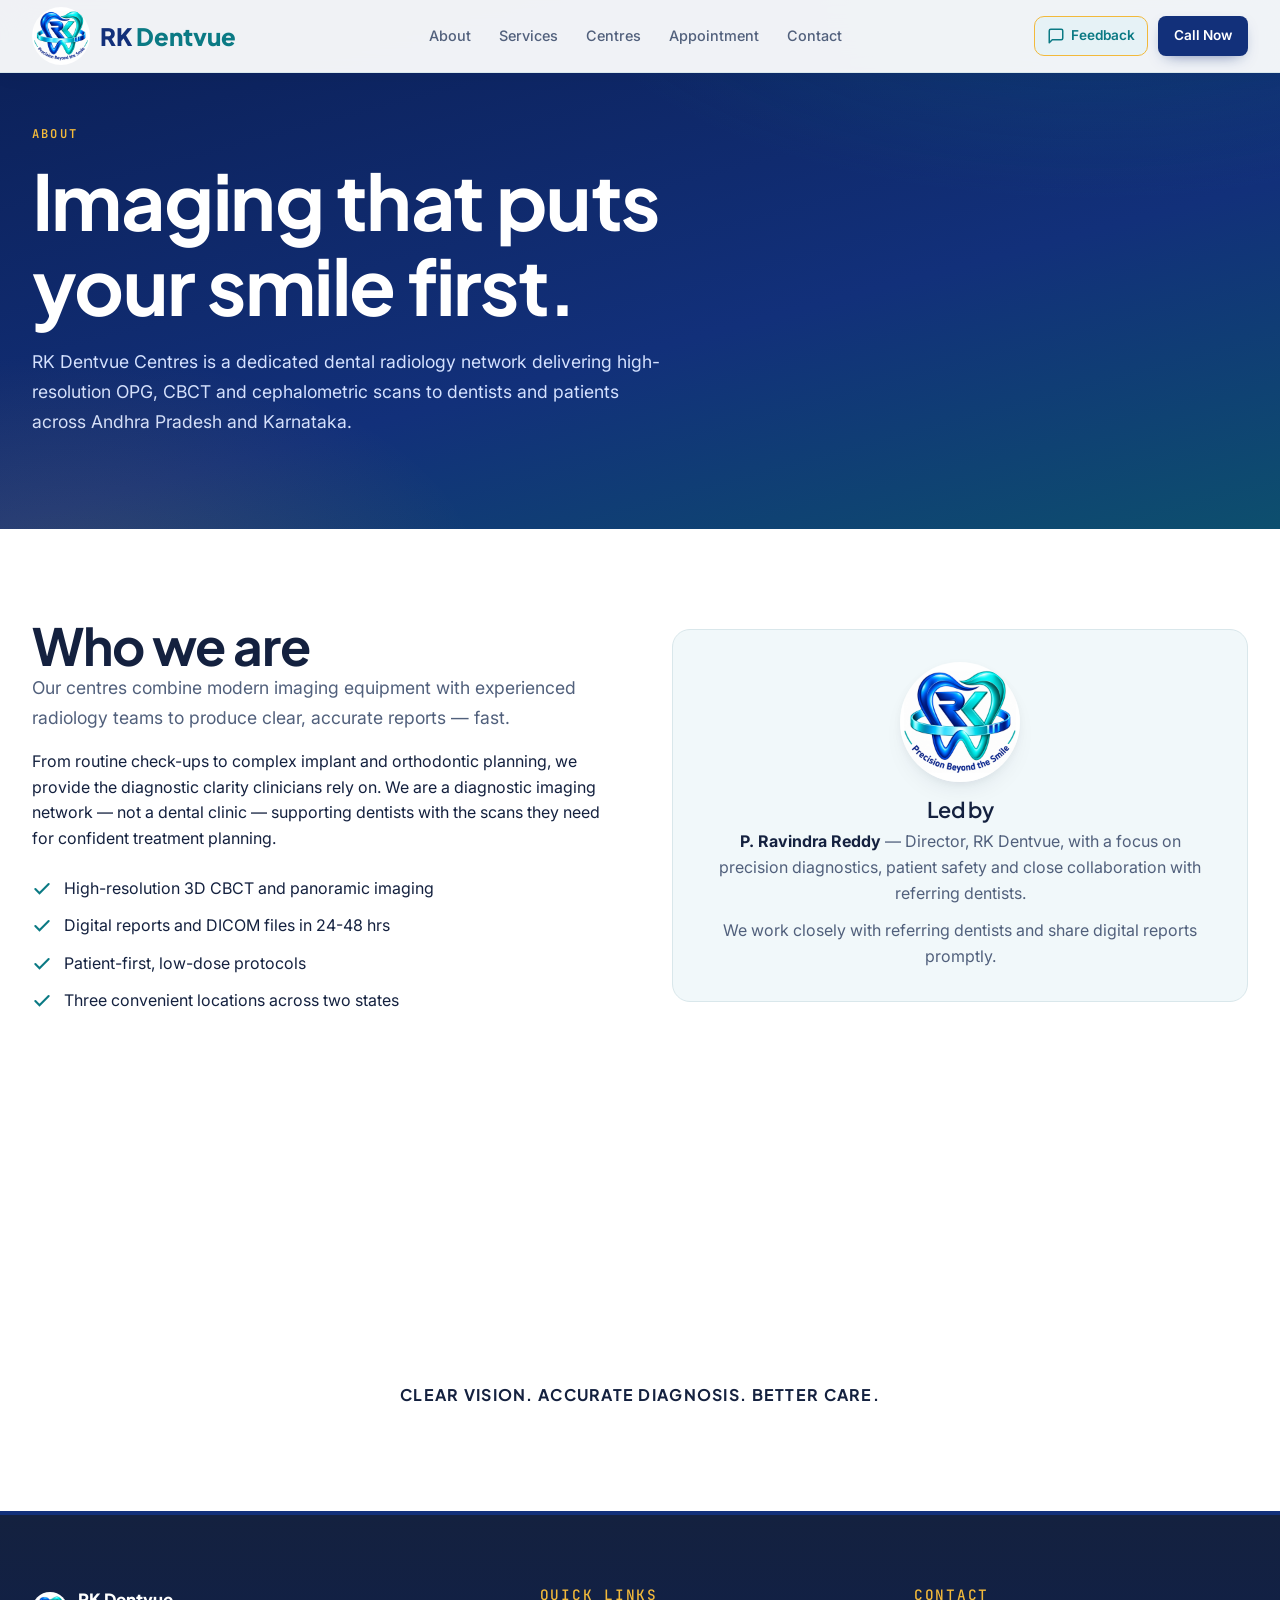
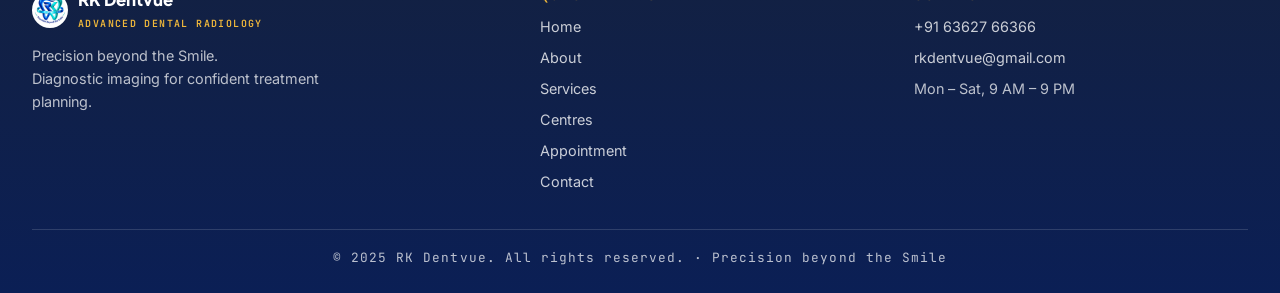
<file: about.html>
<!doctype html>
<html lang="en">
<head>
<meta charset="utf-8">
<meta name="viewport" content="width=device-width,initial-scale=1,viewport-fit=cover">
<meta name="theme-color" content="#0b1f55">
<link rel="icon" href="assets/logo.jpg">
<title>About — RK Dentvue</title>
<meta name="description" content="About RK Dentvue Centres — Advanced dental radiology network across Andhra Pradesh and Karnataka.">
<link rel="preconnect" href="https://fonts.googleapis.com">
<link rel="preconnect" href="https://fonts.gstatic.com" crossorigin>
<link href="https://fonts.googleapis.com/css2?family=Plus+Jakarta+Sans:wght@400;500;600;700;800&family=Inter:wght@300;400;500;600&family=JetBrains+Mono:wght@400;500&display=swap" rel="stylesheet">
<link rel="stylesheet" href="css/style.css?v=30">
</head>
<body>
<nav class="nav" id="nav">
  <div class="container nav-inner">
    <a class="brand" href="index.html">
      <img src="assets/logo.jpg" alt="RK Dentvue logo" class="brand-logo">
      <div>
        <div class="brand-name"><span class="rk">RK</span> <span class="dv">Dentvue</span></div>
      </div>
    </a>
    <div class="nav-links" id="navLinks">
      <a href="about.html">About</a>
      <a href="index.html#services">Services</a>
      <a href="index.html#branches">Centres</a>
      <a href="appointment.html">Appointment</a>
      <a href="index.html#contact">Contact</a>
    </div>
    <div class="nav-actions">
      <button class="nav-icon feedback-trigger" aria-label="Share feedback" title="Feedback">
        <svg width="18" height="18" viewBox="0 0 24 24" fill="none" stroke="currentColor" stroke-width="2" stroke-linecap="round" stroke-linejoin="round"><path d="M21 15a2 2 0 0 1-2 2H7l-4 4V5a2 2 0 0 1 2-2h14a2 2 0 0 1 2 2z"></path></svg>
        <span>Feedback</span>
      </button>
      <a href="tel:+916362766366" class="btn btn-primary btn-sm">Call Now</a>
      <button class="menu-btn" id="menuBtn" aria-label="Menu"><span></span><span></span><span></span></button>
    </div>
  </div>
</nav>
<section class="hero" id="top" style="padding:120px 0 64px">
  <div class="container">
    <span class="eyebrow">About</span>
    <h1 style="max-width:720px">Imaging that puts your smile first.</h1>
    <p class="hero-desc" style="max-width:640px;margin-top:20px">RK Dentvue Centres is a dedicated dental radiology network delivering high-resolution OPG, CBCT and cephalometric scans to dentists and patients across Andhra Pradesh and Karnataka.</p>
  </div>
</section>
<section class="section">
  <div class="container about-grid">
    <div>
      <h2>Who we are</h2>
      <p class="lead">Our centres combine modern imaging equipment with experienced radiology teams to produce clear, accurate reports — fast.</p>
      <p>From routine check-ups to complex implant and orthodontic planning, we provide the diagnostic clarity clinicians rely on. We are a diagnostic imaging network — not a dental clinic — supporting dentists with the scans they need for confident treatment planning.</p>
      <ul class="about-list">
        <li><svg width="20" height="20" viewBox="0 0 24 24" fill="none" stroke="currentColor" stroke-width="2.5" stroke-linecap="round"><path d="M20 6 9 17l-5-5"/></svg><span>High-resolution 3D CBCT and panoramic imaging</span></li>
        <li><svg width="20" height="20" viewBox="0 0 24 24" fill="none" stroke="currentColor" stroke-width="2.5" stroke-linecap="round"><path d="M20 6 9 17l-5-5"/></svg><span>Digital reports and DICOM files in 24-48 hrs</span></li>
        <li><svg width="20" height="20" viewBox="0 0 24 24" fill="none" stroke="currentColor" stroke-width="2.5" stroke-linecap="round"><path d="M20 6 9 17l-5-5"/></svg><span>Patient-first, low-dose protocols</span></li>
        <li><svg width="20" height="20" viewBox="0 0 24 24" fill="none" stroke="currentColor" stroke-width="2.5" stroke-linecap="round"><path d="M20 6 9 17l-5-5"/></svg><span>Three convenient locations across two states</span></li>
      </ul>
    </div>
    <div class="about-card" style="display:flex;flex-direction:column;align-items:center;justify-content:center;text-align:center">
      <img src="assets/logo.jpg" alt="RK Dentvue logo" style="width:120px;height:120px;border-radius:50%;object-fit:cover;margin-bottom:16px;box-shadow:var(--shadow)">
      <h3 style="margin-bottom:8px">Led by</h3>
      <p class="muted" style="margin-bottom:12px"><strong style="color:var(--ink)">P. Ravindra Reddy</strong> — Director, RK Dentvue, with a focus on precision diagnostics, patient safety and close collaboration with referring dentists.</p>
      <p class="muted" style="margin-bottom:0">We work closely with referring dentists and share digital reports promptly.</p>
    </div>
  </div>
</section>
<section class="section">
  <div class="container">
    <span class="eyebrow">Our promise</span>
    <div class="trust-strip">
      <div class="trust-item"><strong>Low-dose</strong><span>Optimized exposure protocols</span></div>
      <div class="trust-item"><strong>24-48 hrs</strong><span>Digital reports delivered in 24-48 hrs</span></div>
      <div class="trust-item"><strong>3 centres</strong><span>Across 2 states</span></div>
      <div class="trust-item"><strong>Mon–Sat</strong><span>9 AM to 9 PM</span></div>
    </div>
    <p style="margin-top:24px;text-align:center;font-family:var(--f-display);font-weight:700;letter-spacing:.08em;color:var(--ink)">CLEAR VISION. ACCURATE DIAGNOSIS. BETTER CARE.</p>
  </div>
</section>
<footer class="footer">
  <div class="container">
    <div class="footer-grid">
      <div>
        <div class="footer-brand">
          <img src="assets/logo.jpg" alt="">
          <div>
            <div class="name"><span class="rk">RK</span> <span class="dv">Dentvue</span></div>
            <div class="sub">Advanced Dental Radiology</div>
          </div>
        </div>
        <p style="font-size:.9rem;max-width:320px">Precision beyond the Smile.<br>Diagnostic imaging for confident treatment planning.</p>
      </div>
      <div>
        <h4>Quick Links</h4>
        <div style="display:grid;gap:8px;font-size:.9rem">
          <a href="index.html">Home</a>
          <a href="about.html">About</a>
          <a href="index.html#services">Services</a>
          <a href="index.html#branches">Centres</a>
          <a href="appointment.html">Appointment</a>
          <a href="index.html#contact">Contact</a>
        </div>
      </div>
      <div>
        <h4>Contact</h4>
        <div style="display:grid;gap:8px;font-size:.9rem">
          <a href="tel:+916362766366">+91 63627 66366</a>
          <a href="mailto:rkdentvue@gmail.com">rkdentvue@gmail.com</a>
          <span>Mon – Sat, 9 AM – 9 PM</span>
        </div>
      </div>
    </div>
    <div class="footer-bottom">© 2025 RK Dentvue. All rights reserved. · Precision beyond the Smile</div>
  </div>
</footer>
<script src="js/main.js?v=4"></script>
</body>
</html>
</file>
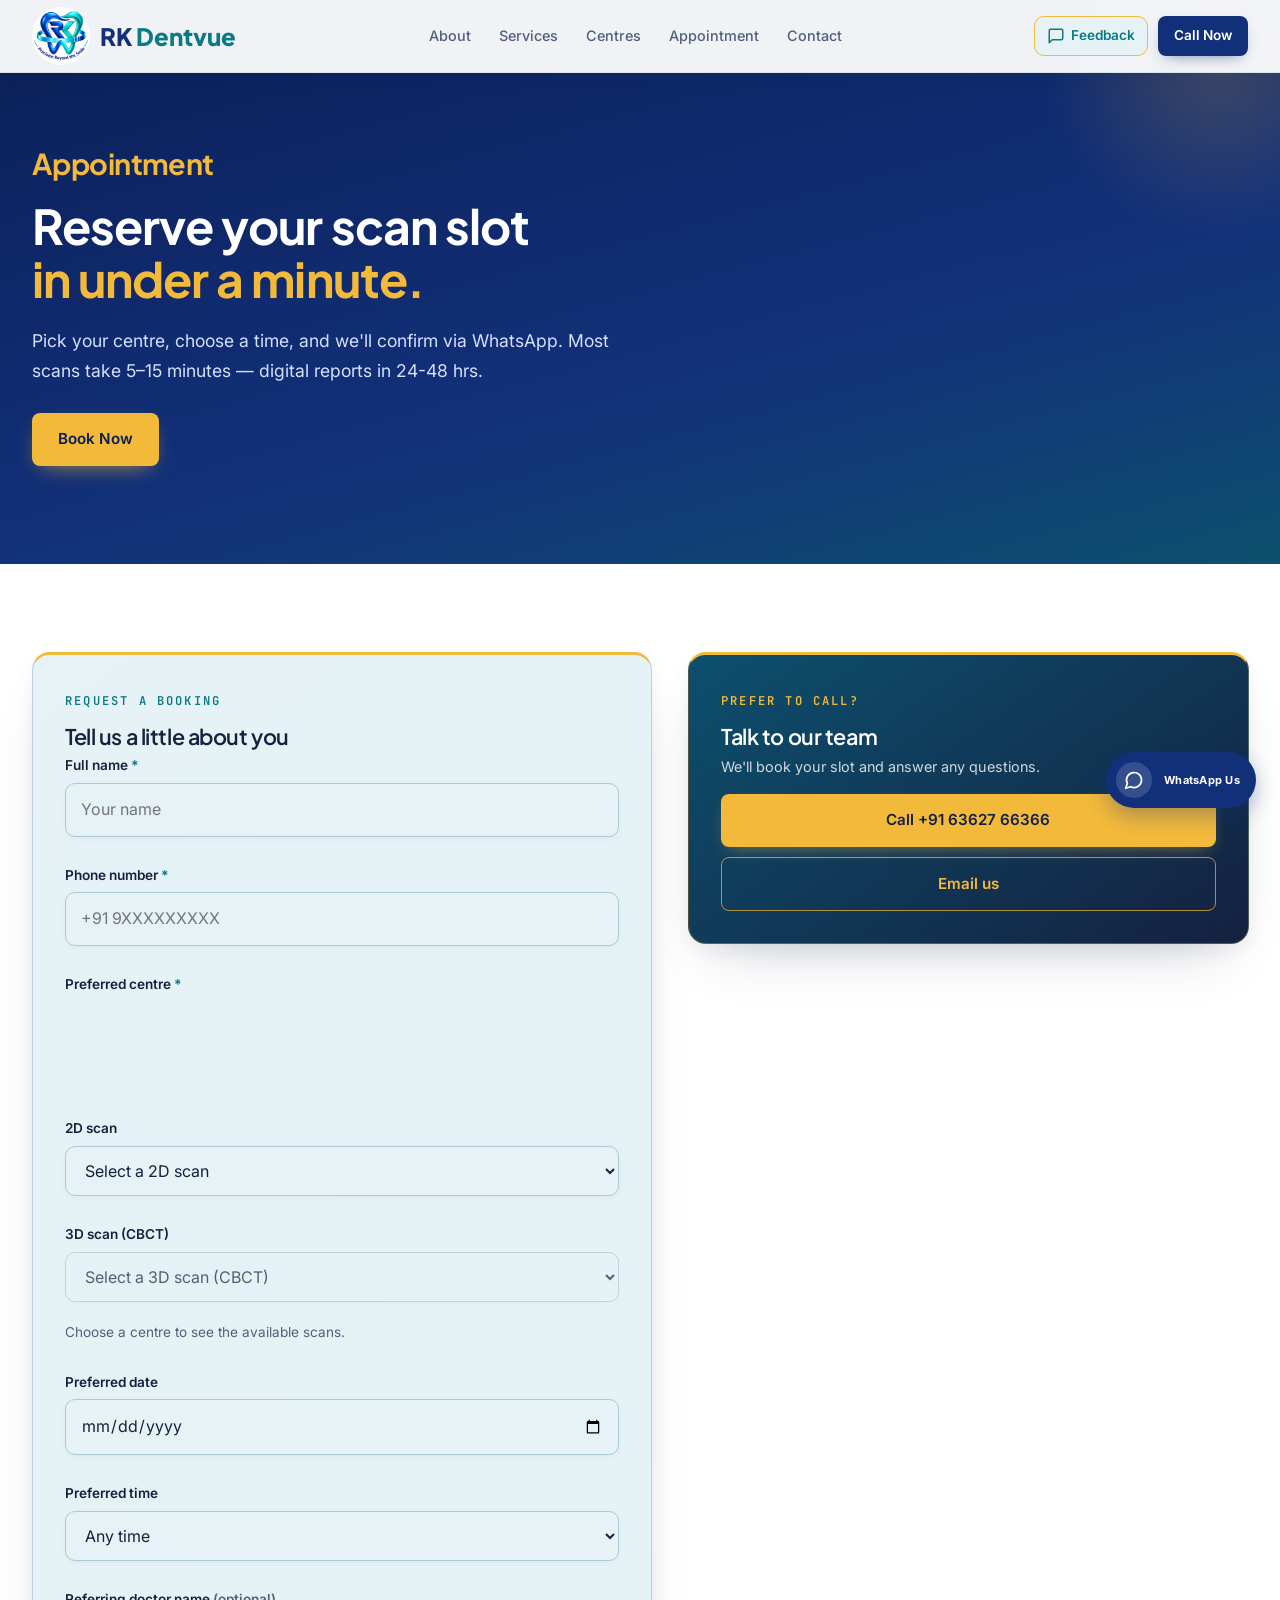
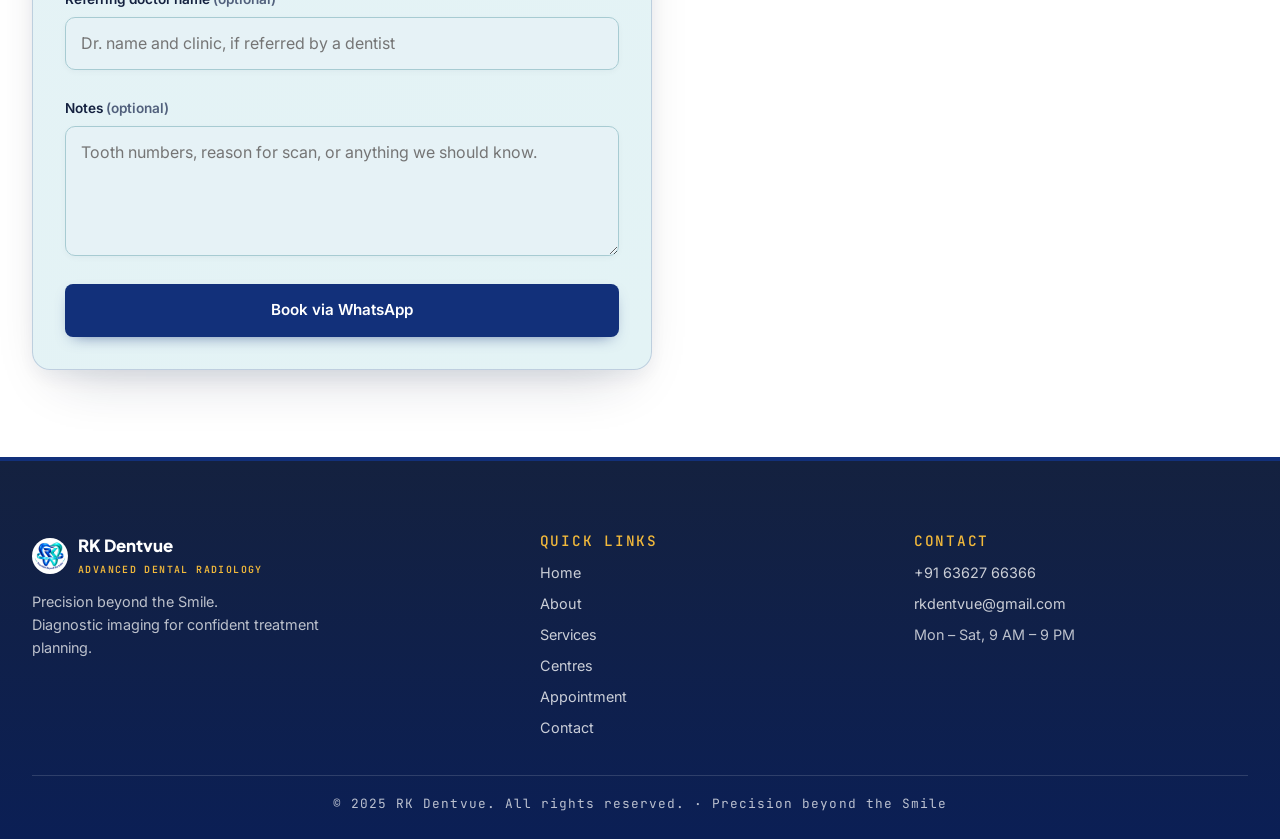
<file: appointment.html>
<!doctype html>
<html lang="en">
<head>
<meta charset="utf-8">
<meta name="viewport" content="width=device-width,initial-scale=1,viewport-fit=cover">
<meta name="theme-color" content="#0b1f55">
<link rel="icon" href="assets/logo.jpg">
<title>Appointment — RK Dentvue</title>
<meta name="description" content="Book an appointment at RK Dentvue Centres — OPG, CBCT, Cephalometry across Hindupur, Dharmavaram and Bengaluru.">
<link rel="preconnect" href="https://fonts.googleapis.com">
<link rel="preconnect" href="https://fonts.gstatic.com" crossorigin>
<link href="https://fonts.googleapis.com/css2?family=Plus+Jakarta+Sans:wght@400;500;600;700;800&family=Inter:wght@300;400;500;600&family=JetBrains+Mono:wght@400;500&display=swap" rel="stylesheet">
<link rel="stylesheet" href="css/style.css?v=32">
</head>
<body>
<nav class="nav" id="nav">
  <div class="container nav-inner">
    <a class="brand" href="index.html">
      <img src="assets/logo.jpg" alt="RK Dentvue logo" class="brand-logo">
      <div>
        <div class="brand-name"><span class="rk">RK</span> <span class="dv">Dentvue</span></div>
      </div>
    </a>
    <div class="nav-links" id="navLinks">
      <a href="about.html">About</a>
      <a href="index.html#services">Services</a>
      <a href="index.html#branches">Centres</a>
      <a href="appointment.html">Appointment</a>
      <a href="index.html#contact">Contact</a>
    </div>
    <div class="nav-actions">
      <button class="nav-icon feedback-trigger" aria-label="Share feedback" title="Feedback">
        <svg width="18" height="18" viewBox="0 0 24 24" fill="none" stroke="currentColor" stroke-width="2" stroke-linecap="round" stroke-linejoin="round"><path d="M21 15a2 2 0 0 1-2 2H7l-4 4V5a2 2 0 0 1 2-2h14a2 2 0 0 1 2 2z"></path></svg>
        <span>Feedback</span>
      </button>
      <a href="tel:+916362766366" class="btn btn-primary btn-sm">Call Now</a>
      <button class="menu-btn" id="menuBtn" aria-label="Menu"><span></span><span></span><span></span></button>
    </div>
  </div>
</nav>
<section class="appt-hero">
  <div class="container">
    <span class="eyebrow">Appointment</span>
    <h1 style="max-width:760px;font-size:clamp(1.8rem,4vw,3rem)">Reserve your scan slot<br><span class="accent">in under a minute.</span></h1>
    <p class="hero-desc" style="max-width:620px;margin-top:20px">Pick your centre, choose a time, and we'll confirm via WhatsApp. Most scans take 5–15 minutes — digital reports in 24-48 hrs.</p>
    <div class="hero-cta" style="margin-top:28px">
      <a href="#book" class="btn btn-primary">Book Now</a>
    </div>
  </div>
</section>
<section class="section" id="book">
  <div class="container">
    <div class="appt-grid">
      <div class="appt-card">
        <span class="eyebrow">Request a booking</span>
        <h3 style="margin-bottom:6px">Tell us a little about you</h3>
        
        <form class="form-grid" id="apptForm" onsubmit="handleAppointment(event)">
          <div class="field">
            <label for="appt-name">Full name <span class="req">*</span></label>
            <input class="input" id="appt-name" type="text" placeholder="Your name" required>
          </div>
          <div class="field">
            <label for="appt-phone">Phone number <span class="req">*</span></label>
            <input class="input" id="appt-phone" type="tel" placeholder="+91 9XXXXXXXXX" required>
          </div>
          <div class="field">
            <label>Preferred centre <span class="req">*</span></label>
            <div class="centre-grid">
              <label class="centre-option"><input type="radio" name="centre" value="Hindupur" required><strong>Hindupur</strong><span>OPG · CBCT</span></label>
              <label class="centre-option"><input type="radio" name="centre" value="Dharmavaram"><strong>Dharmavaram</strong><span>OPG</span></label>
              <label class="centre-option"><input type="radio" name="centre" value="Bengaluru (Kothanur)"><strong>Bengaluru</strong><span data-bengaluru-opening>Opening soon</span></label>
            </div>
          </div>
          <div class="field">
            <label for="appt-2d">2D scan</label>
            <select class="input" id="appt-2d"></select>
          </div>
          <div class="field">
            <label for="appt-3d">3D scan (CBCT)</label>
            <select class="input" id="appt-3d"></select>
          </div>
          <p class="muted" id="appt-scan-hint" style="font-size:.85rem;margin:-8px 0 16px"></p>
          <div class="field">
            <label for="appt-date">Preferred date</label>
            <input class="input" id="appt-date" type="date">
          </div>
          <div class="field">
            <label for="appt-time">Preferred time</label>
            <select class="input" id="appt-time"></select>
          </div>
          <div class="field">
            <label for="appt-doctor">Referring doctor name <span class="muted">(optional)</span></label>
            <input class="input" id="appt-doctor" type="text" placeholder="Dr. name and clinic, if referred by a dentist">
          </div>
          <div class="field">
            <label for="appt-msg">Notes <span class="muted">(optional)</span></label>
            <textarea class="input" id="appt-msg" placeholder="Tooth numbers, reason for scan, or anything we should know." rows="4"></textarea>
          </div>
          <button type="submit" class="btn btn-primary" style="width:100%">Book via WhatsApp</button>
          <p id="apptMsg" role="status" aria-live="polite" style="margin-top:12px;color:var(--success);font-weight:600;display:none"></p>
        </form>
      </div>
      <div>
        <div class="appt-card" style="margin-top:0">
          <span class="eyebrow">Prefer to call?</span>
          <h3 style="margin-bottom:6px">Talk to our team</h3>
          <p class="muted" style="font-size:.9rem;margin-bottom:16px">We'll book your slot and answer any questions.</p>
          <a href="tel:+916362766366" class="btn btn-primary" style="width:100%">Call +91 63627 66366</a>
          <a href="mailto:rkdentvue@gmail.com" class="btn btn-outline" style="width:100%;margin-top:10px">Email us</a>
        </div>
      </div>
    </div>
    </div>
</section>
<footer class="footer">
  <div class="container">
    <div class="footer-grid">
      <div>
        <div class="footer-brand">
          <img src="assets/logo.jpg" alt="">
          <div>
            <div class="name"><span class="rk">RK</span> <span class="dv">Dentvue</span></div>
            <div class="sub">Advanced Dental Radiology</div>
          </div>
        </div>
        <p style="font-size:.9rem;max-width:320px">Precision beyond the Smile.<br>Diagnostic imaging for confident treatment planning.</p>
      </div>
      <div>
        <h4>Quick Links</h4>
        <div style="display:grid;gap:8px;font-size:.9rem">
          <a href="index.html">Home</a>
          <a href="about.html">About</a>
          <a href="index.html#services">Services</a>
          <a href="index.html#branches">Centres</a>
          <a href="appointment.html">Appointment</a>
          <a href="index.html#contact">Contact</a>
        </div>
      </div>
      <div>
        <h4>Contact</h4>
        <div style="display:grid;gap:8px;font-size:.9rem">
          <a href="tel:+916362766366">+91 63627 66366</a>
          <a href="mailto:rkdentvue@gmail.com">rkdentvue@gmail.com</a>
          <span>Mon – Sat, 9 AM – 9 PM</span>
        </div>
      </div>
    </div>
    <div class="footer-bottom">© 2025 RK Dentvue. All rights reserved. · Precision beyond the Smile</div>
  </div>
</footer>
<a class="whatsapp-link" href="https://wa.me/916362766366?text=Hello%20RK%20Dentvue%2C%20I%27d%20like%20to%20make%20an%20enquiry." aria-label="Chat with RK Dentvue on WhatsApp">
  <span class="whatsapp-icon"><svg viewBox="0 0 24 24" fill="none" stroke="currentColor" stroke-width="2" stroke-linecap="round" stroke-linejoin="round" aria-hidden="true"><path d="M7.9 20A9 9 0 1 0 4 16.1L2 22Z"></path></svg></span>
  <span class="whatsapp-text">WhatsApp Us</span>
</a>
<script src="js/main.js?v=6"></script>
</body>
</html>
</file>
<file: css/style.css>
/* RK Dentvue — professional premium stylesheet */
:root{
  --primary:#12307a; --primary-2:#0b7a84; --accent:#F2B93B; --accent-strong:#9A6700; --accent-soft:#fff6dd;
  --ink-rgb:20,33,63; --primary-rgb:18,48,122; --primary-2-rgb:11,122,132; --accent-rgb:242,185,59; --white-rgb:255,255,255;
  --ink-deep:#0b1f55; --ink-soft:#12307a; --ink-soft-2:#0d4f6e;
  --bg:#ffffff; --bg-2:#f1f8fa; --card:#e6f2f6; --ink:#14213f; --muted:#51607c; --muted-2:#94a3b8;
  --line:#d9e7eb; --line-strong:#a7cbd2;
  --success:#1e9e5a; --success-rgb:30,158,90; --danger:#b54755; --danger-rgb:181,71,85;
  --shadow:0 2px 8px rgba(var(--ink-rgb),.04),0 12px 32px -18px rgba(var(--ink-rgb),.2);
  --shadow-lg:0 8px 20px rgba(var(--ink-rgb),.06),0 28px 56px -28px rgba(var(--ink-rgb),.24);
  --r:18px; --r-sm:12px;
  --f-display:'Plus Jakarta Sans',system-ui,sans-serif; --f-body:'Inter',system-ui,sans-serif; --f-mono:'JetBrains Mono',monospace;
  --max:1280px;
  --form-card:var(--card); --form-border:var(--line); --input-bg:var(--card); --input-border:var(--line-strong);
  --card-tint:var(--card); --card-tint-border:var(--line);
  --service-tint:#e3f3f5; --service-tint-border:rgba(var(--primary-2-rgb),.16);
  --branch-border:rgba(var(--primary-rgb),.2);
  --chip-bg:var(--service-tint); --chip-border:var(--service-tint-border); --chip-text:var(--ink);
}
*{box-sizing:border-box;margin:0;padding:0}
html{scroll-behavior:smooth;scroll-padding-top:80px}
body{background:var(--bg);color:var(--ink);font-family:var(--f-body);font-size:16px;line-height:1.6;-webkit-font-smoothing:antialiased}
img{max-width:100%;display:block}
a{color:inherit;text-decoration:none}
button{font:inherit;cursor:pointer;border:none;background:none}
button:focus-visible,a:focus-visible,input:focus-visible,select:focus-visible,textarea:focus-visible{outline:3px solid rgba(var(--primary-rgb),.4);outline-offset:3px}
.container{max-width:var(--max);margin:0 auto;padding:0 32px}
@media (max-width:640px){.container{padding:0 20px}}
.section{padding:88px 0;position:relative}
#services{background:linear-gradient(145deg,var(--bg) 0%,var(--bg-2) 58%,var(--service-tint) 100%)}
#branches{background:var(--bg)}
#process,#contact{background:var(--bg-2)}
#why{background:linear-gradient(180deg,var(--service-tint),var(--bg) 75%)}
#why .section-head h2{font-size:clamp(2rem,4vw,2.8rem);font-weight:800}
.section-head{max-width:720px;margin-bottom:48px;position:relative}
.section-head::after{content:'';display:block;width:56px;height:3px;margin-top:18px;background:var(--accent);border-radius:4px}
.eyebrow{display:inline-block;font-family:var(--f-mono);font-size:.76rem;letter-spacing:.18em;text-transform:uppercase;font-weight:600;color:var(--primary-2);margin-bottom:14px}
.section > .container > .eyebrow,.appt-hero > .container > .eyebrow{font-family:var(--f-display);font-size:clamp(1.4rem,2.4vw,1.8rem);font-weight:700;color:var(--primary-2);letter-spacing:-.02em;text-transform:none}
#services .section-head{max-width:900px;margin-bottom:54px}
#services .section-head h2{max-width:850px;font-size:clamp(2.55rem,5.2vw,4.25rem);line-height:1.06;letter-spacing:-.035em}
#services .section-head .lead{max-width:640px}
h1,h2,h3,h4{font-family:var(--f-display);color:var(--ink);margin:0;line-height:1.1;letter-spacing:-.02em}
h1{font-size:clamp(2.8rem,6vw,4.8rem);font-weight:700}
h2{font-size:clamp(2rem,4vw,3.25rem);font-weight:700}
h3{font-size:1.35rem;font-weight:600}
p{margin:0 0 16px}
.lead{font-size:1.1rem;color:var(--muted);max-width:600px;line-height:1.7}
.muted{color:var(--muted)}
.mono{font-family:var(--f-mono)}
.grid{display:grid;gap:20px}
.grid-2{grid-template-columns:repeat(2,1fr)}
.grid-3{grid-template-columns:repeat(3,1fr)}
@media (max-width:900px){.grid-2,.grid-3{grid-template-columns:1fr}}
.btn{display:inline-flex;align-items:center;justify-content:center;gap:10px;padding:14px 26px;border-radius:8px;font-weight:600;font-size:.95rem;transition:background .2s,color .2s,box-shadow .2s,transform .15s}
.btn-primary{background:var(--primary);color:#fff;box-shadow:0 6px 16px -8px rgba(var(--primary-rgb),.7)}
.btn-primary:hover{background:var(--primary-2);color:#fff;transform:translateY(-2px);box-shadow:0 10px 22px -10px rgba(var(--primary-2-rgb),.55)}
.btn-outline{background:transparent;color:var(--primary-2);border:1.5px solid var(--primary)}
.btn-outline:hover{background:var(--primary-2);color:#fff;border-color:var(--primary-2)}
.btn-ghost{background:rgba(255,255,255,.15);color:#fff;border:1.5px solid rgba(255,255,255,.3)}
.btn-ghost:hover{background:rgba(255,255,255,.25)}
.btn-dark{background:var(--ink);color:#fff}
.btn-dark:hover{background:var(--primary-2)}
.btn-sm{padding:9px 16px;font-size:.85rem}
.whatsapp-btn{position:relative;padding:9px 14px;border-radius:24px;background:var(--primary);color:#fff;display:inline-flex;align-items:center;gap:8px;font-weight:600;transition:all .2s}
.whatsapp-btn:hover{background:var(--primary-2);transform:translateY(-1px);box-shadow:0 4px 12px rgba(var(--primary-rgb),.3)}
.whatsapp-btn svg{width:18px;height:18px}
/* Floating WhatsApp Chat Button */
.whatsapp-float{
  position:fixed;
  bottom:20px;
  right:20px;
  z-index:9999;
  width:60px;
  height:60px;
  border-radius:50%;
  background:var(--primary);
  display:grid;
  place-items:center;
  box-shadow:0 4px 16px rgba(var(--primary-rgb),.3);
  transition:transform .2s, box-shadow .2s;
}
.whatsapp-float:hover{transform:scale(1.05);box-shadow:0 6px 20px rgba(var(--primary-rgb),.4)}
.whatsapp-float svg{width:32px;height:32px}
/* Mobile bottom chat bubble */
.chat-bubble{
  position:fixed;
  bottom:90px;
  right:20px;
  z-index:9998;
  width:100%;
  max-width:400px;
  background:var(--card);
  border-radius:16px;
  box-shadow:0 8px 24px rgba(var(--ink-rgb),.15);
  padding:14px 16px;
  display:none;
  flex-direction:column;
  gap:8px;
  align-items:center;
}
@media (max-width:768px){.chat-bubble{display:flex}}
.chat-bubble .whatsapp-float{width:50px;height:50px}
.chat-bubble .msg{font-size:.85rem;color:var(--muted);text-align:center;font-weight:500}
.chat-bubble .wa-number{margin-top:6px;font-size:.8rem;color:var(--ink);font-weight:600}
.chat-bubble .wa-number a{color:var(--ink)}
.card{background:var(--card);border:1px solid var(--line);border-radius:var(--r);padding:28px;box-shadow:var(--shadow);transition:border-color .25s,transform .25s,box-shadow .25s}
.card:hover{border-color:rgba(var(--primary-rgb),.35);box-shadow:var(--shadow-lg);transform:translateY(-3px)}
.nav{position:fixed;top:0;left:0;right:0;z-index:50;background:rgba(var(--white-rgb),.94);backdrop-filter:blur(16px);-webkit-backdrop-filter:blur(16px);border-bottom:1px solid var(--line);box-shadow:0 4px 20px rgba(var(--ink-rgb),.035)}
.nav-inner{display:flex;align-items:center;justify-content:space-between;height:72px;gap:24px}
.brand{display:flex;align-items:center;gap:10px}
.brand-logo{width:58px;height:58px;border-radius:50%;object-fit:cover}
.brand-name{font-family:var(--f-display);font-weight:800;color:var(--ink);font-size:1.5rem;line-height:1}
.nav-links{display:flex;gap:28px}
.nav-links a{color:var(--muted);font-weight:500;font-size:.9rem;transition:color .2s}
.nav-links a:hover{color:var(--primary-2)}
.nav-actions{display:flex;align-items:center;gap:10px}
.menu-btn{display:none;flex-direction:column;gap:5px;padding:6px}
.menu-btn span{width:20px;height:2px;background:var(--ink);border-radius:2px}
@media (max-width:768px){.nav-links{display:none;position:absolute;top:72px;left:0;right:0;background:var(--bg);border-bottom:1px solid var(--line);flex-direction:column;padding:18px 20px;gap:14px}.nav-links.open{display:flex}.menu-btn{display:flex}.nav-actions .btn-sm{display:none}}
.status-badge{display:inline-flex;align-items:center;gap:8px;padding:6px 14px;border-radius:999px;font-family:var(--f-mono);font-size:.72rem;font-weight:600;letter-spacing:.1em;text-transform:uppercase}
.status-open{background:rgba(var(--success-rgb),.12);color:var(--success)}
.status-closed{background:rgba(var(--danger-rgb),.12);color:var(--danger)}
.status-opening{position:relative;isolation:isolate;background-color:var(--ink-deep);background-image:linear-gradient(110deg,var(--ink-deep) 0%,var(--primary) 38%,var(--primary-2) 50%,var(--primary) 62%,var(--ink-deep) 100%);background-size:220% 100%;background-position:100% 0;color:#fff;border:1px solid var(--accent);box-shadow:0 3px 14px rgba(var(--primary-rgb),.25),0 0 0 1px rgba(var(--accent-rgb),.16);animation:opening-sheen 5.5s ease-in-out infinite}
.status-opening .status-dot{position:relative;flex:0 0 8px;background:var(--accent);box-shadow:0 0 8px rgba(var(--accent-rgb),.65);animation:opening-beacon 2.3s ease-in-out infinite}
@keyframes opening-sheen{
  0%,18%{background-position:100% 0}
  56%,100%{background-position:-100% 0}
}
@keyframes opening-beacon{
  0%,100%{box-shadow:0 0 0 0 rgba(var(--accent-rgb),0)}
  50%{box-shadow:0 0 0 3px rgba(var(--accent-rgb),.42),0 0 10px rgba(var(--accent-rgb),.5)}
}
@keyframes opening-ripple{
  0%{transform:scale(.75);opacity:.8}
  75%,100%{transform:scale(2.2);opacity:0}
}
.hero{padding:140px 0 76px;background:linear-gradient(165deg,var(--ink-deep),var(--primary) 60%,var(--ink-soft-2));position:relative;overflow:hidden}
.hero::before{content:'';position:absolute;inset:0;background:radial-gradient(900px 420px at 85% -10%,rgba(var(--primary-2-rgb),.24),transparent 60%),radial-gradient(700px 380px at 5% 110%,rgba(var(--accent-rgb),.14),transparent 60%);pointer-events:none}
.hero-grid{display:grid;grid-template-columns:1.1fr .9fr;gap:56px;align-items:center;position:relative}
@media (max-width:900px){.hero-grid{grid-template-columns:1fr;gap:40px}}
.hero-copy h1{margin-bottom:20px}
.hero-copy h1,.hero-copy h1 .accent,.hero h1{color:#fff}
.hero-copy h1 .accent,.hero h1 .accent{color:var(--accent)}
.hero .eyebrow{color:var(--accent)}
.hero-desc{font-size:1.1rem;color:#d4e1ff;max-width:540px;line-height:1.7;margin-bottom:28px}
.hero-cta{display:flex;gap:12px;flex-wrap:wrap;margin-bottom:18px}
.hero .btn-primary{background:var(--accent);color:var(--ink-deep);box-shadow:0 8px 22px -10px rgba(var(--accent-rgb),.8)}
.hero .btn-primary:hover{background:#fff;color:var(--ink-deep)}
.hero .btn-outline{color:#fff;border-color:rgba(var(--white-rgb),.72)}
.hero .btn-outline:hover{background:#fff;color:var(--ink-deep);border-color:#fff}
.hero-stats{display:flex;gap:36px;flex-wrap:wrap;padding-top:28px;border-top:1px solid var(--line)}
.hero-stats div{display:flex;flex-direction:column;gap:2px}
.hero-stats strong{font-family:var(--f-display);font-size:1.8rem;font-weight:800;color:var(--ink)}
.hero-stats span{font-family:var(--f-mono);font-size:.68rem;color:var(--muted);letter-spacing:.14em;text-transform:uppercase}
.hero-visual{position:relative}
.hero-card{background:var(--card);border:1px solid var(--line);border-radius:var(--r);padding:28px;box-shadow:var(--shadow-lg)}
.hero-card .hc-top{display:flex;align-items:center;gap:12px;margin-bottom:18px}
.hero-card .hc-logo{width:44px;height:44px;border-radius:50%;object-fit:cover}
.hero-card .hc-title{font-family:var(--f-display);font-weight:700;color:var(--ink);font-size:1.1rem}
.hero-card .hc-sub{color:var(--muted);font-size:.85rem;font-style:italic}
.hero-card .hc-row{display:flex;justify-content:space-between;padding:10px 0;border-bottom:1px solid var(--line);font-size:.9rem}
.hero-card .hc-row:last-child{border-bottom:none}
.hero-card .hc-row span{color:var(--muted)}
.hero-card .hc-row b{color:var(--ink);font-weight:600}
.hero-card .hc-chips{display:flex;flex-wrap:wrap;gap:8px;margin-top:16px}
.hero-card .hc-chips span{background:var(--bg-2);color:var(--primary-2);padding:5px 12px;border-radius:8px;font-size:.75rem;font-weight:600;border:1px solid var(--line)}
.carousel{position:relative;overflow:hidden;border-radius:var(--r)}
.carousel-track{position:relative}
.carousel-slide{position:absolute;top:0;left:0;width:100%;opacity:0;transition:opacity .6s ease;padding:40px;background:var(--card);border:1px solid var(--line);border-radius:var(--r);pointer-events:none}
.carousel-slide.active{opacity:1;position:relative;pointer-events:auto}
.carousel-nav{display:flex;gap:8px;justify-content:center;margin-top:20px}
.carousel-nav button{width:40px;height:40px;border-radius:50%;border:1px solid var(--line);background:var(--card);color:var(--ink);font-size:1.1rem;display:grid;place-items:center;transition:background .2s,color .2s}
.carousel-nav button:hover{background:var(--primary-2);color:#fff;border-color:var(--primary-2)}
.carousel-dots{display:flex;gap:8px;justify-content:center;margin-top:16px}
.carousel-dots button{width:8px;height:8px;border-radius:50%;background:var(--line-strong);border:none;padding:0;transition:background .2s,width .2s;cursor:pointer}
.carousel-dots button.active{background:var(--primary-2);width:24px;border-radius:4px}
.section-head h2{margin-bottom:12px}
.about-grid{display:grid;grid-template-columns:1fr 1fr;gap:64px;align-items:center}
@media (max-width:900px){.about-grid{grid-template-columns:1fr;gap:32px}}
.about-list{list-style:none;padding:0;margin:24px 0 0;display:grid;gap:12px}
.about-list li{display:flex;gap:12px;align-items:flex-start}
.about-list li svg{flex:none;color:var(--primary-2);margin-top:3px}
.about-card{background:var(--bg-2);border:1px solid var(--line);border-radius:var(--r);padding:32px}
.about-card .big{font-family:var(--f-display);font-size:3.2rem;font-weight:800;color:var(--primary-2);letter-spacing:-.04em;line-height:1;margin-bottom:8px}
.services-grid{display:grid;grid-template-columns:repeat(2,minmax(0,1fr));gap:18px}
@media (max-width:700px){.services-grid{grid-template-columns:1fr}}
.service-card{background:var(--card);border:1px solid var(--line);border-top:3px solid var(--primary-2);border-radius:var(--r);padding:24px;color:var(--ink);box-shadow:var(--shadow);transition:transform .25s,box-shadow .25s,border-color .25s;min-width:0}
.service-card:hover{transform:translateY(-3px);border-color:rgba(var(--primary-2-rgb),.35);box-shadow:var(--shadow-lg)}
.service-heading{display:flex;align-items:center;gap:14px;margin-bottom:12px}
.service-dimension{flex:none;display:grid;place-items:center;min-width:54px;height:48px;padding:0 10px;border-radius:12px;background:var(--primary);color:#fff;font-family:var(--f-display);font-size:1.15rem;font-weight:800}
.service-card h3{color:var(--ink);font-size:1.2rem}
.service-card>p{color:var(--muted);font-size:.92rem;margin:0 0 8px}
.service-list{list-style:none;margin:0;padding:0}
.service-list li{display:flex;align-items:baseline;justify-content:space-between;gap:12px;padding:8px 0;border-top:1px solid var(--line)}
.service-list li span{font-size:.9rem;font-weight:600}
.service-list li small{color:var(--muted);font-size:.8rem;text-align:right}
.service-reporting{margin-top:32px;padding:24px;border:1px solid var(--line);border-top:3px solid var(--primary-2);border-radius:var(--r);background:linear-gradient(145deg,var(--service-tint),var(--card))}
.service-reporting h3{font-size:1.2rem;margin-bottom:6px}
.service-reporting>p{color:var(--muted);font-size:.92rem;margin-bottom:18px}
.reporting-list{list-style:none;display:grid;grid-template-columns:repeat(3,minmax(0,1fr));gap:12px;margin:0;padding:0}
.reporting-list li{position:relative;padding:10px 12px 10px 34px;border:1px solid var(--service-tint-border);border-radius:10px;background:var(--bg);font-size:.88rem;font-weight:600}
.reporting-list li::before{content:"";position:absolute;left:14px;top:50%;width:8px;height:8px;border-radius:50%;background:var(--accent);transform:translateY(-50%)}
@media (max-width:900px){.reporting-list{grid-template-columns:repeat(2,minmax(0,1fr))}}
@media (max-width:520px){.service-card,.service-reporting{padding:20px}.reporting-list{grid-template-columns:1fr}}
.why-grid{display:grid;grid-template-columns:repeat(3,minmax(0,1fr));gap:20px}
@media (max-width:900px){.why-grid{grid-template-columns:repeat(2,minmax(0,1fr))}}
@media (max-width:560px){.why-grid{grid-template-columns:1fr}}
.why-card{text-align:center;padding:32px 24px;background:var(--ink-soft);border:1px solid rgba(var(--accent-rgb),.35);border-radius:var(--r);color:#fff;box-shadow:var(--shadow);transition:transform .25s,box-shadow .25s;position:relative;overflow:hidden}
.why-card:hover{transform:translateY(-4px);box-shadow:var(--shadow-lg)}
.why-card .ico{width:54px;height:54px;margin:0 auto 18px;border-radius:14px;background:var(--accent);display:grid;place-items:center;color:var(--ink);box-shadow:0 6px 18px -8px rgba(var(--accent-rgb),.7)}
.why-card h3{color:#fff;margin-bottom:6px}
.why-card h4{color:#fff;margin-bottom:4px}
.why-card p{color:#d3e1ff;font-size:.9rem;margin:0}
.branches{display:grid;grid-template-columns:repeat(3,1fr);gap:20px}
@media (max-width:900px){.branches{grid-template-columns:repeat(2,minmax(0,1fr))}}
@media (max-width:640px){.branches{grid-template-columns:1fr}}
.branch{min-width:0;background:var(--card);border:1px solid var(--line);border-top:2px solid var(--primary);border-radius:var(--r);padding:32px;display:flex;flex-direction:column;gap:12px;color:var(--ink);box-shadow:var(--shadow);transition:transform .25s,box-shadow .25s,border-color .25s;position:relative;overflow:hidden}
.branch .status-badge{align-self:flex-start;margin-bottom:4px;max-width:100%;white-space:normal;line-height:1.35}
.branch:hover{transform:translateY(-4px);border-color:rgba(var(--primary-rgb),.3);box-shadow:var(--shadow-lg)}
.branch .area{color:var(--primary-2);font-weight:700}
.branch h3{color:var(--ink)}
.branch p{color:var(--muted);flex:1;margin:0}
.branch .chips{display:flex;flex-wrap:wrap;gap:6px;margin:4px 0 8px}
.branch .chips span{font-family:var(--f-mono);font-size:.7rem;line-height:1.3;color:var(--chip-text);background:var(--chip-bg);border:1px solid var(--chip-border);padding:4px 10px;border-radius:6px;letter-spacing:.05em}
.branch .btn-dark{background:var(--accent);color:var(--ink-deep);font-weight:700;box-shadow:0 6px 16px -11px rgba(var(--accent-rgb),.72)}
.branch .btn-dark:hover{background:#e8ad2e;color:var(--ink-deep);transform:translateY(-2px);box-shadow:0 9px 18px -11px rgba(var(--accent-rgb),.78)}
.contact-grid{display:grid;grid-template-columns:1fr 1.1fr;gap:40px;align-items:start}
@media (max-width:900px){.contact-grid{grid-template-columns:1fr}}
.info-card{display:flex;align-items:center;gap:14px;padding:18px 20px;background:var(--card);border:1px solid var(--line);border-radius:var(--r-sm)}
.info-card svg{flex:none;color:var(--primary-2)}
.info-card .k{font-family:var(--f-mono);font-size:.68rem;color:var(--muted);letter-spacing:.16em;text-transform:uppercase;margin-bottom:2px}
.info-card .v{font-weight:600;color:var(--ink);font-size:.95rem}
.form-grid{display:grid;gap:12px}
.form-grid input,.form-grid select,.form-grid textarea{padding:13px 15px;border-radius:var(--r-sm);border:1px solid var(--input-border);background:var(--input-bg);color:var(--ink);font:inherit;width:100%;transition:border-color .2s,box-shadow .2s;box-shadow:0 1px 2px rgba(var(--primary-rgb),.12)}
.form-grid input:focus,.form-grid select:focus,.form-grid textarea:focus{outline:none;border-color:var(--primary);box-shadow:0 0 0 3px rgba(var(--primary-rgb),.18)}
.form-grid textarea{resize:vertical}
.faq{display:grid;gap:12px}
.faq details{background:var(--card);border:1px solid var(--line);border-radius:var(--r-sm);padding:18px 22px}
.faq summary{cursor:pointer;font-weight:600;color:var(--ink);list-style:none;display:flex;justify-content:space-between;align-items:center;font-size:.98rem}
.faq summary::-webkit-details-marker{display:none}
.faq summary span{color:var(--primary-2);font-family:var(--f-mono)}
.faq p{color:var(--muted);margin-top:10px;margin-bottom:0;font-size:.92rem}
.footer{background:linear-gradient(180deg,var(--ink),var(--ink-deep));color:rgba(var(--white-rgb),.72);padding:72px 0 24px;border-top:4px solid var(--primary)}
.footer h4{color:var(--accent);margin-bottom:12px;font-size:.9rem;font-family:var(--f-mono);letter-spacing:.12em;text-transform:uppercase;font-weight:500}
.footer a{color:rgba(var(--white-rgb),.78);transition:color .2s}
.footer a:hover{color:var(--accent)}
.footer-grid{display:grid;grid-template-columns:1.4fr 1fr 1fr;gap:40px;margin-bottom:36px}
@media (max-width:900px){.footer-grid{grid-template-columns:1fr}}
.footer-brand{display:flex;align-items:center;gap:10px;margin-bottom:12px}
.footer-brand img{width:36px;height:36px;border-radius:50%;background:#fff;padding:2px}
.footer-brand .name{font-family:var(--f-display);font-weight:800;color:#fff;font-size:1.05rem}
.footer-brand .name .rk,.footer-brand .name .dv{color:#fff}
.footer-brand .sub{font-family:var(--f-mono);font-size:.62rem;color:var(--accent);letter-spacing:.14em;text-transform:uppercase;margin-top:2px}
.footer-bottom{border-top:1px solid rgba(var(--white-rgb),.14);padding-top:18px;text-align:center;font-size:.8rem;font-family:var(--f-mono);letter-spacing:.08em}
.img-carousel{position:relative;overflow:hidden;border:1px solid rgba(var(--accent-rgb),.52);border-radius:var(--r);box-shadow:0 24px 60px rgba(0,0,0,.24)}
.img-carousel-track{display:flex;transition:transform .6s cubic-bezier(.4,0,.2,1)}
.img-carousel-slide{min-width:100%;position:relative;aspect-ratio:16/9;background:var(--bg-2)}
.img-carousel-slide img{width:100%;height:100%;object-fit:cover;display:block}
.img-carousel-caption{position:absolute;bottom:0;left:0;right:0;padding:28px 32px;background:linear-gradient(to top,rgba(var(--ink-rgb),.78),transparent);color:#fff}
.img-carousel-caption h3{color:#fff;font-size:1.2rem;margin-bottom:4px}
.img-carousel-caption p{color:rgba(var(--white-rgb),.82);font-size:.9rem;margin:0}
.img-carousel-nav{display:flex;gap:8px;justify-content:center;margin-top:20px}
.img-carousel-nav button{width:44px;height:44px;border-radius:50%;border:1px solid var(--line);background:var(--card);color:var(--ink);font-size:1.2rem;display:grid;place-items:center;transition:background .2s,color .2s,border-color .2s}
.img-carousel-nav button:hover{background:var(--primary-2);color:#fff;border-color:var(--primary-2)}
.img-carousel-dots{display:flex;gap:8px;justify-content:center;margin-top:16px}
.img-carousel-dots button{width:8px;height:8px;border-radius:50%;background:var(--line-strong);border:none;padding:0;transition:background .2s,width .2s}
.img-carousel-dots button.active{background:var(--accent-strong);width:28px;border-radius:4px}
.hero-card{transition:transform .3s,box-shadow .3s}
.hero-card:hover{transform:translateY(-4px);box-shadow:var(--shadow-lg)}
.img-carousel .track{position:relative;height:420px}
.img-carousel .slide{position:absolute;top:0;left:0;width:100%;height:100%;opacity:0;transition:opacity .6s ease;pointer-events:none}
.img-carousel .slide.active{opacity:1;pointer-events:auto}
.img-carousel .slide img{width:100%;height:100%;object-fit:cover;display:block}
.img-carousel .caption{position:absolute;left:0;bottom:0;background:rgba(var(--ink-rgb),.78);color:#fff;padding:10px 16px;border-radius:0 8px 0 0;font-family:var(--f-mono);font-size:.75rem;letter-spacing:.1em;text-transform:uppercase;backdrop-filter:blur(8px)}
.img-carousel .nav{position:absolute;top:50%;transform:translateY(-50%);width:42px;height:42px;border-radius:50%;background:rgba(var(--white-rgb),.92);color:var(--ink);border:none;font-size:1.2rem;display:grid;place-items:center;cursor:pointer;box-shadow:var(--shadow);z-index:2}
.img-carousel .nav.prev{left:16px}
.img-carousel .nav.next{right:16px}
.img-carousel .dots{position:absolute;bottom:16px;left:50%;transform:translateX(-50%);display:flex;gap:8px;z-index:2}
.img-carousel .dots button{width:8px;height:8px;border-radius:50%;background:rgba(var(--white-rgb),.65);border:none;padding:0;cursor:pointer;transition:width .2s,background .2s}
.img-carousel .dots button.active{background:#fff;width:24px;border-radius:4px}
.gallery{display:grid;grid-template-columns:repeat(3,1fr);gap:16px}
@media (max-width:900px){.gallery{grid-template-columns:1fr}}
.gallery img{width:100%;height:260px;object-fit:cover;border-radius:var(--r);transition:transform .3s}
.gallery img:hover{transform:scale(1.02)}
.stats-grid{display:grid;grid-template-columns:repeat(3,minmax(0,1fr));gap:clamp(8px,2vw,16px);width:min(100%,480px);margin-top:0}
.stat-item{--stat-accent:var(--accent-strong);--stat-wash:#fff8e6;aspect-ratio:1;min-width:0;display:flex;flex-direction:column;align-items:center;justify-content:center;gap:7px;padding:12px;border:1.5px solid var(--stat-accent);border-radius:50%;background:radial-gradient(circle at 32% 24%,#fff 0%,var(--stat-wash) 100%);text-align:center}
.stat-item:nth-child(2){--stat-accent:var(--primary-2);--stat-wash:#e8f5f4}
.stat-item:nth-child(3){--stat-accent:var(--primary);--stat-wash:#edf1fa}
.stat-item strong{font-family:var(--f-display);font-size:clamp(1.05rem,3.8vw,1.6rem);font-weight:800;letter-spacing:-.035em;line-height:1.1;color:var(--stat-accent);white-space:nowrap}
.stat-item span{max-width:10ch;margin-top:0;color:var(--ink);font-size:clamp(.72rem,2.7vw,.86rem);font-weight:650;line-height:1.25;text-align:center}
@media (max-width:640px){.hero{padding:112px 0 52px}.hero-grid{gap:28px}.hero .img-carousel .track{height:clamp(220px,64vw,280px)}.hero-desc{font-size:1rem;margin-bottom:22px}.hero-cta{margin-bottom:14px}.stats-grid{gap:8px}}
.imaging-section{background:var(--bg-2)}
.imaging-section .section-head{margin-bottom:28px}
.imaging-subhead{display:flex;align-items:center;gap:18px;margin:40px 0 24px;color:var(--primary-2);font-size:1.05rem;font-weight:700}
.imaging-subhead:first-of-type{margin-top:0}
.imaging-subhead::after{content:"";height:1px;flex:1;background:linear-gradient(90deg,rgba(var(--primary-2-rgb),.45),transparent)}
.imaging-gallery{display:grid;grid-template-columns:repeat(3,minmax(0,1fr));gap:20px}
.imaging-tile{overflow:hidden;margin:0;border:1px solid var(--line);border-radius:var(--r);background:var(--card);box-shadow:var(--shadow);transition:transform .25s,box-shadow .25s}
.imaging-tile:hover{transform:translateY(-3px);box-shadow:var(--shadow-lg)}
.imaging-tile img{width:100%;height:240px;padding:12px;background:#05080f;object-fit:contain}
.imaging-tile figcaption{padding:14px 18px;color:var(--ink);font-size:.92rem;font-weight:600}
@media (max-width:900px){.imaging-gallery{grid-template-columns:repeat(2,minmax(0,1fr))}}
@media (max-width:640px){.imaging-gallery{grid-template-columns:1fr}.imaging-tile img{height:260px}}
.trust-strip{display:grid;grid-template-columns:repeat(4,1fr);gap:8px;background:transparent}
@media (max-width:900px){.trust-strip{grid-template-columns:repeat(2,1fr)}}
.trust-item{background:var(--service-tint);padding:24px 20px;border:1px solid var(--service-tint-border);border-radius:var(--r)}
.trust-item strong{display:block;font-family:var(--f-display);font-size:1.1rem;font-weight:700;color:var(--ink);margin-bottom:4px}
.trust-item span{font-size:.85rem;color:var(--muted)}
.process-grid{display:grid;grid-template-columns:repeat(3,1fr);gap:24px;counter-reset:step}
@media (max-width:900px){.process-grid{grid-template-columns:1fr}}
.process-step{position:relative;padding:32px 24px;background:var(--card);border:1px solid var(--line);border-radius:var(--r);box-shadow:var(--shadow)}
.process-step .num{font-family:var(--f-mono);font-size:.75rem;color:var(--primary-2);letter-spacing:.2em;margin-bottom:12px}
.process-step h3{margin-bottom:8px}
.process-step p{color:var(--muted);font-size:.9rem;margin:0}
.status-dot{width:8px;height:8px;border-radius:50%;background:currentColor}
/* Appointment page premium styles */
.appt-hero{padding:140px 0 80px;background:linear-gradient(165deg,var(--ink-deep),var(--primary) 60%,var(--ink-soft-2));position:relative;overflow:hidden}
.appt-hero::after{content:'';position:absolute;right:-120px;top:-120px;width:360px;height:360px;border-radius:50%;background:radial-gradient(circle,rgba(var(--accent-rgb),.2),transparent 70%);pointer-events:none}
.appt-hero > .container > .eyebrow{color:var(--accent)}
.appt-hero h1,.appt-hero h1 .accent{color:#fff}
.appt-hero h1 .accent{color:var(--accent)}
.appt-hero .hero-desc{color:#d4e1ff}
.appt-hero .btn-primary{background:var(--accent);color:var(--ink-deep);box-shadow:0 8px 22px -10px rgba(var(--accent-rgb),.8)}
.appt-hero .btn-primary:hover{background:#fff;color:var(--ink-deep)}
.appt-grid{display:grid;grid-template-columns:1.05fr .95fr;gap:36px;align-items:start}
@media (max-width:900px){.appt-grid{grid-template-columns:1fr}}
.appt-card{background:linear-gradient(145deg,var(--card) 0%,var(--service-tint) 100%);border:1px solid rgba(var(--primary-rgb),.18);border-top:3px solid var(--accent);border-radius:var(--r);padding:32px;box-shadow:var(--shadow-lg)}
.appt-card h3{margin-bottom:6px}
.appt-grid>div:nth-child(2)>.appt-card{background:linear-gradient(145deg,var(--ink-soft-2),var(--ink));border:1px solid rgba(var(--accent-rgb),.28);border-top:3px solid var(--accent);color:#fff}
.appt-grid>div:nth-child(2)>.appt-card .eyebrow{color:var(--accent)}
.appt-grid>div:nth-child(2)>.appt-card h3{color:#fff}
.appt-grid>div:nth-child(2)>.appt-card p{color:rgba(var(--white-rgb),.8)}
.appt-grid>div:nth-child(2)>.appt-card .btn-primary{background:var(--accent);color:var(--ink);box-shadow:0 6px 18px -8px rgba(var(--accent-rgb),.6)}
.appt-grid>div:nth-child(2)>.appt-card .btn-primary:hover{background:var(--primary);color:var(--ink)}
.appt-grid>div:nth-child(2)>.appt-card .btn-outline{border-color:rgba(var(--accent-rgb),.7);color:var(--accent)}
.appt-grid>div:nth-child(2)>.appt-card .btn-outline:hover{background:var(--accent);color:var(--ink)}
.appt-card .field label{color:var(--ink)}
.appt-card .req{color:var(--primary-2)}
.appt-card .field .input,.appt-card .field select,.appt-card .field textarea{background:var(--card);border-color:var(--input-border);box-shadow:0 2px 6px rgba(var(--ink-rgb),.035)}
.appt-card .field .input:focus,.appt-card .field select:focus,.appt-card .field textarea:focus{border-color:var(--primary);box-shadow:0 0 0 3px rgba(var(--primary-rgb),.14)}
.field{display:grid;gap:6px;margin-bottom:16px}
.field label{font-size:.85rem;font-weight:600;color:var(--ink)}
.field .input,.field select,.field textarea{width:100%;padding:13px 15px;border:1px solid var(--input-border);border-radius:10px;background:var(--input-bg);color:var(--ink);font:inherit;transition:border-color .2s,box-shadow .2s;box-shadow:0 1px 2px rgba(var(--primary-rgb),.12)}
.field .input:focus,.field select:focus,.field textarea:focus{outline:none;border-color:var(--primary);box-shadow:0 0 0 3px rgba(var(--primary-rgb),.18)}
.field textarea{resize:vertical;min-height:96px}
@keyframes form-field-enter{from{opacity:0;transform:translateY(10px)}to{opacity:1;transform:translateY(0)}}
.appt-card .field{animation:form-field-enter .45s ease both}
.appt-card .field:nth-child(2){animation-delay:.06s}
.appt-card .field:nth-child(3){animation-delay:.12s}
.appt-card .field:nth-child(4){animation-delay:.18s}
.appt-card .field:nth-child(5){animation-delay:.24s}
.centre-grid{display:grid;grid-template-columns:repeat(3,1fr);gap:10px;margin-bottom:18px}
@media (max-width:640px){.centre-grid{grid-template-columns:1fr}}
.centre-option{position:relative;border:1px solid var(--input-border);border-radius:10px;padding:12px 10px;text-align:center;cursor:pointer;transition:border-color .2s,background .2s,transform .15s,box-shadow .2s;background:var(--card)}
.centre-option input{position:absolute;opacity:0;inset:0;cursor:pointer}
.centre-option:hover{border-color:var(--primary);transform:translateY(-1px);box-shadow:0 4px 12px rgba(var(--primary-rgb),.1)}
.centre-option:has(input:checked){border-color:var(--primary);background:linear-gradient(135deg,var(--service-tint),var(--accent-soft));box-shadow:inset 0 3px 0 var(--accent),0 4px 12px rgba(var(--primary-rgb),.08)}
.centre-option:has(input:focus-visible){outline:3px solid rgba(var(--primary-rgb),.35);outline-offset:3px}
.centre-option:active{transform:scale(.98)}
.centre-option strong{display:block;font-size:.9rem;color:var(--ink)}
.centre-option span{font-size:.75rem;color:var(--muted)}
.step-grid{display:grid;grid-template-columns:repeat(3,1fr);gap:18px;margin-top:32px}
@media (max-width:900px){.step-grid{grid-template-columns:1fr}}
.step-card{background:var(--card);border:1px solid var(--line);border-radius:var(--r);padding:24px;position:relative}
.step-card .num{font-family:var(--f-mono);font-size:.75rem;color:var(--primary-2);letter-spacing:.2em;margin-bottom:10px}
.step-card h4{font-family:var(--f-display);font-size:1.05rem;margin-bottom:6px}
.step-card p{color:var(--muted);font-size:.9rem;margin:0}
.info-list{display:grid;gap:14px;margin-top:18px}
.info-row{display:flex;gap:12px;align-items:flex-start}
.info-row svg{flex:0 0 auto;color:var(--primary-2);margin-top:2px}
.info-row strong{display:block;font-size:.9rem;color:var(--ink)}
.info-row span{font-size:.85rem;color:var(--muted)}
.trust-mini{display:grid;grid-template-columns:repeat(2,1fr);gap:12px;margin-top:24px}
.trust-mini div{background:var(--bg-2);border-radius:10px;padding:14px 16px}
.trust-mini strong{display:block;font-size:.95rem;color:var(--ink)}
.trust-mini span{font-size:.8rem;color:var(--muted)}
.scroll-reveal.scroll-reveal{opacity:0;transform:translate3d(0,40px,0);transition:opacity .8s ease,transform .8s cubic-bezier(.2,.7,.25,1),box-shadow .25s,border-color .25s;transition-delay:var(--reveal-delay,0ms);will-change:opacity,transform}
.scroll-reveal.scroll-reveal.is-visible{opacity:1;transform:translate3d(0,0,0)}
.scroll-reveal.scroll-reveal.is-visible:hover{transform:translate3d(0,-3px,0)}
@media (prefers-reduced-motion:reduce){
  *,*::before,*::after{scroll-behavior:auto!important;animation-duration:.01ms!important;animation-iteration-count:1!important;transition-duration:.01ms!important}
  .status-opening,.status-opening .status-dot,.status-opening .status-dot::after{animation:none}
  .scroll-reveal{opacity:1;transform:none;will-change:auto}
}
/* Arovum-style floating WhatsApp chat button */
.whatsapp-link { position: fixed; right: 24px; bottom: 92px; z-index: 20; display: flex; align-items: center; gap: 12px; padding: 10px 16px 10px 10px; border-radius: 999px; background: var(--primary); box-shadow: 0 8px 20px rgba(var(--primary-rgb),.3); color: #fff; font: 700 11px var(--f-body, system-ui, sans-serif); letter-spacing: .025em; text-decoration: none; transition: transform .2s ease, box-shadow .2s ease, background .2s ease; }
.whatsapp-link:hover { transform: translateY(-3px); background: var(--primary-2); box-shadow: 0 12px 24px rgba(var(--primary-rgb),.38); }
.whatsapp-link:focus-visible { outline: 3px solid var(--primary-2); outline-offset: 3px; }
.whatsapp-icon { display: grid; width: 36px; height: 36px; place-items: center; border-radius: 50%; background: rgba(var(--white-rgb),.15); }

@media (max-width:640px){
  .nav-icon span{display:none}
  .nav-icon{padding:0;width:40px;justify-content:center}
}

.whatsapp-icon svg { width: 20px; height: 20px; }
@media (max-width: 760px) { .whatsapp-link { right: 18px; bottom: 92px; width: 56px; height: 56px; justify-content: center; gap: 0; padding: 0; } .whatsapp-link .whatsapp-icon { width: 44px; height: 44px; } .whatsapp-link .whatsapp-text { display: none; } }

.service-card .icon svg{width:32px;height:32px}
.why-card .ico svg{width:32px;height:32px}

.brand-name .rk{color:var(--ink-soft)}
.brand-name .dv{color:var(--primary-2)}
.footer-brand .sub{color:var(--accent);font-weight:600}

.req{color:var(--danger);font-weight:700}
@media (max-width:640px){
  .brand-logo{width:50px;height:50px}
  .brand-name{font-size:1.3rem}
  .contact-grid a[href^="tel:"]{min-height:60px;font-size:1.15rem}
  .footer a[href^="tel:"]{font-size:1.1rem;font-weight:700}
  .form-grid input[type="tel"]{min-height:56px;font-size:1.05rem}
  .feedback-modal.open{padding:12px}
  .feedback-modal.open .container{margin:20px auto;padding:20px}
  .yn-row{flex-direction:column;align-items:flex-start}
  .yn-options{width:100%;justify-content:flex-start}
}

/* Yes/No feedback questions */
.yn-grid{display:grid;gap:14px}
.yn-row{display:flex;flex-direction:column;align-items:center;gap:8px;border:1px solid var(--line);border-radius:10px;padding:12px 14px;background:var(--card);text-align:center}
.yn-row span{font-size:.9rem;font-weight:500;color:var(--ink)}
.yn-options{display:flex;gap:12px;justify-content:center}
.yn-options label{display:flex;align-items:center;gap:6px;font-size:.9rem;color:var(--ink);cursor:pointer}
.yn-options input{accent-color:var(--primary)}

.nav-icon{display:inline-flex;align-items:center;gap:6px;padding:0 12px;height:40px;border-radius:10px;color:var(--primary-2) !important;border:1.5px solid var(--accent);transition:background .2s,color .2s,border-color .2s;font-size:.85rem;font-weight:600;background:var(--card)}
.nav-icon:hover{background:var(--accent) !important;border-color:var(--accent) !important;color:var(--ink) !important}
/* Feedback modal */
.feedback-modal{display:none}
.feedback-modal.open{display:block;position:fixed;inset:0;z-index:60;background:rgba(var(--ink-rgb),.62);overflow:auto;padding:24px}
.feedback-modal.open .container{max-width:680px;margin:40px auto;background:linear-gradient(135deg,var(--form-card),var(--bg-2));border:1px solid var(--form-border);border-top:4px solid var(--primary);border-radius:var(--r);padding:32px 36px;box-shadow:0 20px 50px rgba(var(--ink-rgb),.25);position:relative}
.feedback-close{position:absolute;top:12px;right:16px;font-size:1.8rem;line-height:1;background:none;border:none;color:var(--muted);cursor:pointer}
.feedback-modal h2{font-size:1.5rem;margin-bottom:4px}
.feedback-modal .lead{font-size:.9rem;margin-bottom:12px}


/* Feedback stars & checkboxes */
.star-rating{display:flex;gap:6px;font-size:2rem;line-height:1}
.star{color:var(--muted-2);transition:color .15s,transform .15s;cursor:pointer}
.star.active{color:var(--accent-strong)}
.star:hover{transform:scale(1.1)}
.check-grid{display:grid;grid-template-columns:repeat(3,1fr);gap:10px}
@media (max-width:640px){.check-grid{grid-template-columns:1fr}}

/* Enhanced feedback modal */
.feedback-modal.open .container h2{font-weight:800;margin-bottom:4px}
.feedback-modal .star-rating{gap:8px;margin:6px 0 10px}
.feedback-modal .star{font-size:2.4rem;color:var(--muted-2);transition:color .15s,transform .15s}
.feedback-modal .star:hover{transform:scale(1.2);color:var(--accent-strong)}
.feedback-modal .star.active{color:var(--accent-strong);text-shadow:0 0 10px rgba(var(--accent-rgb),.45)}
.yn-row{background:var(--bg-2);border:1px solid var(--line)}
.yn-row:hover{border-color:var(--primary);transform:translateY(-1px)}
.check-option{background:var(--bg-2)}
.check-option:hover{border-color:var(--primary)}
#feedback-form button[type="submit"], .feedback-modal button[type="submit"]{background:linear-gradient(90deg,var(--primary),var(--primary-2));color:var(--ink);font-weight:700;letter-spacing:.03em;box-shadow:0 8px 20px rgba(var(--primary-rgb),.35)}
#feedback-form button[type="submit"]:hover, .feedback-modal button[type="submit"]:hover{transform:translateY(-2px);box-shadow:0 12px 26px rgba(var(--primary-rgb),.45)}
.feedback-close{background:var(--bg-2);border-radius:50%;width:36px;height:36px;display:grid;place-items:center;color:var(--ink);font-size:1.4rem;transition:background .2s,color .2s}
.feedback-close:hover{background:var(--primary-2);color:#fff}
.check-option{display:flex;align-items:center;gap:10px;border:1px solid var(--line);border-radius:10px;padding:12px 14px;cursor:pointer;background:var(--card);transition:border-color .2s,background .2s}
.check-option:has(input:checked){border-color:var(--primary);background:var(--bg-2)}
.check-option input{accent-color:var(--primary);width:16px;height:16px}
.check-option span{font-size:.9rem;font-weight:500;color:var(--ink)}
</file>
